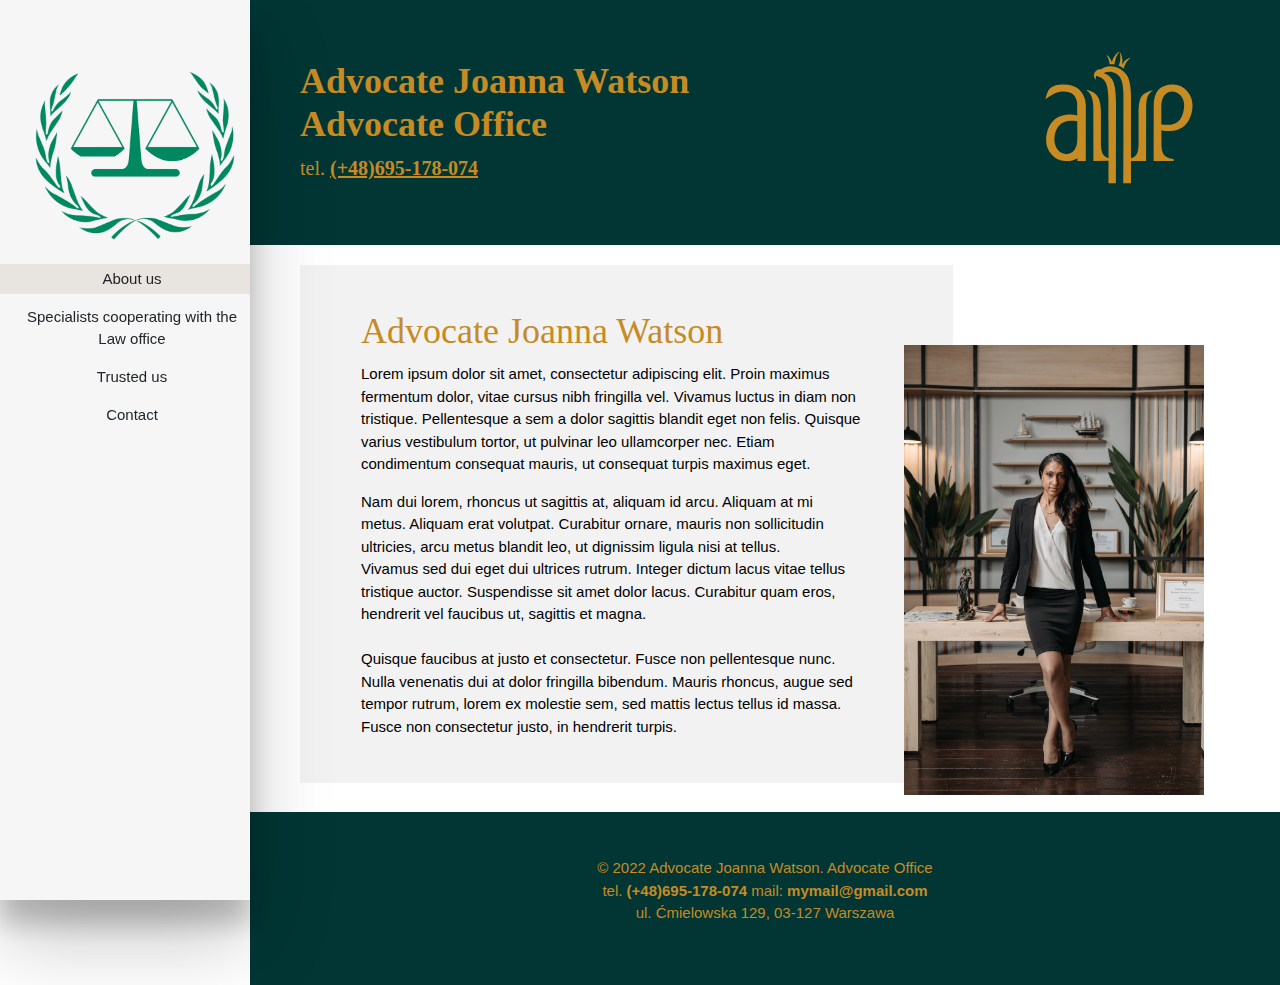
<file: index.html>
<!DOCTYPE html>

<html lang="en">
<head>
  <title>Law office</title>
  <meta charset="utf-8" name="viewport" content="width=device-width, initial-scale=1">
  <meta name="viewport" content="width=device-width, initial-scale=1">
  <link href="https://cdn.jsdelivr.net/npm/bootstrap@5.1.3/dist/css/bootstrap.min.css" rel="stylesheet">
  <script src="https://cdn.jsdelivr.net/npm/bootstrap@5.1.3/dist/js/bootstrap.bundle.min.js"></script>  
  <link rel="stylesheet" href="style.css">
  <link rel="stylesheet" href="https://cdnjs.cloudflare.com/ajax/libs/animate.css/4.1.1/animate.min.css" integrity="sha512-c42qTSw/wPZ3/5LBzD+Bw5f7bSF2oxou6wEb+I/lqeaKV5FDIfMvvRp772y4jcJLKuGUOpbJMdg/BTl50fJYAw==" crossorigin="anonymous" referrerpolicy="no-referrer" />  
  <link rel="stylesheet" href="lib/w3.css">
</head>


<body>

<nav class="w3-sidenav w3-collapse w3-card-24 w3-animate-left" style="width:250px; padding-top: 40px; text-align: center; background: #F6F6F6;">
  <a href="javascript:void(0)" onclick="w3_close()" 
  class="w3-closenav w3-large w3-hide-large">Close &times;</a>
  <img src="img/logo.png" alt="" style="width: 80%; margin-bottom: 15px; margin-top: 30px; margin-left:20px">
  <a href="index.html" class="my-2" style="background: #e8e4df;">About us</a>   
  <a href="Specjaliści_współpracujący_z_Kancelarią.html" class="my-2">Specialists cooperating with the Law office</a>   
  <a href="Zaufali_nam.html" class="my-2">Trusted us</a>   
  <a href="Kontakt.html" class="my-2">Contact</a>   
</nav>

<div class="w3-main" style="margin-left:250px">

  <header class="">
    <section class = "" style="background: #013634; min-height: 100px; paddings: 15px;">
    <span class="w3-opennav w3-xlarge w3-hide-large" onclick="w3_open()" style="color: white; padding-left: 30px;">&#9776;</span>
    <div id="hero" class="animate__animated animate__fadeIn w3-row" style="padding: 50px;">
      <div class="w3-col" style="width:80%">
        <h1 style="color: #C68B23; font-family: initial; font-weight: bold;">Advocate Joanna Watson<br>Advocate Office</h1>
        <h4 style="color: #C68B23; font-family: initial;">tel. <a href="tel:+48695178074"><b>(+48)695-178-074</b></a></h4>  
      </div>
      <div class="w3-rest"><img src="img/logo1.svg" style="max-height: 150px; padding-bottom: 15px;"></div>
    </div>
  </section>
</header>


<div class="w3-row mb-4" style="margin-left: 50px; ">
  <div class="w3-container w3-twothird" style="background: #F1F1F1F1; color: black; margin-top: 20px;">
    <div class="m-5"><h1 class="abstract" style="color: #C68B23;">Advocate Joanna Watson</h1><p style="max-width:500px;">Lorem ipsum dolor sit amet, consectetur adipiscing elit. Proin maximus fermentum dolor, vitae cursus nibh fringilla vel. Vivamus luctus in diam non tristique. Pellentesque a sem a dolor sagittis blandit eget non felis. Quisque varius vestibulum tortor, ut pulvinar leo ullamcorper nec. Etiam condimentum consequat mauris, ut consequat turpis maximus eget. </p><p style="max-width:500px;">Nam dui lorem, rhoncus ut sagittis at, aliquam id arcu. Aliquam at mi metus. Aliquam erat volutpat. Curabitur ornare, mauris non sollicitudin ultricies, arcu metus blandit leo, ut dignissim ligula nisi at tellus. <br>Vivamus sed dui eget dui ultrices rutrum. Integer dictum lacus vitae tellus tristique auctor. Suspendisse sit amet dolor lacus. Curabitur quam eros, hendrerit vel faucibus ut, sagittis et magna.<br><br>
Quisque faucibus at justo et consectetur. Fusce non pellentesque nunc. Nulla venenatis dui at dolor fringilla bibendum. Mauris rhoncus, augue sed tempor rutrum, lorem ex molestie sem, sed mattis lectus tellus id massa. Fusce non consectetur justo, in hendrerit turpis. 
</p></div>
  </div>
  <div class="w3-container w3-third align-items-center" style="margin-left: -65px; margin-top: 100px">
    <img class="hero-image" src="img/advocate.jpg" alt="Advocate" style="min-height: 100%; align-content: center;">
  </div>
</div>


<footer class="footer">
  <section id="hero" class="animate__animated animate__fadeIn d-flex flex-column p-5" style="background: #013634; text-align:center; color: #C68B23;">
    <p>© 2022 Advocate Joanna Watson. Advocate Office<br>
      tel. <a href="tel:+48695178074" style="text-decoration: none;"><b>(+48)695-178-074</b></a>
      mail: <a href="mail:elizabeth5335west@gmail.com" style="text-decoration: none;"><b>mymail@gmail.com</b></a>
      <br>ul. Ćmielowska 129, 03-127 Warszawa<br>
    </p>
</footer>

</div>
<script>
function w3_open() {
    document.getElementsByClassName("w3-sidenav")[0].style.display = "block";
}
function w3_close() {
    document.getElementsByClassName("w3-sidenav")[0].style.display = "none";
}
</script>
</body></html>
</file>
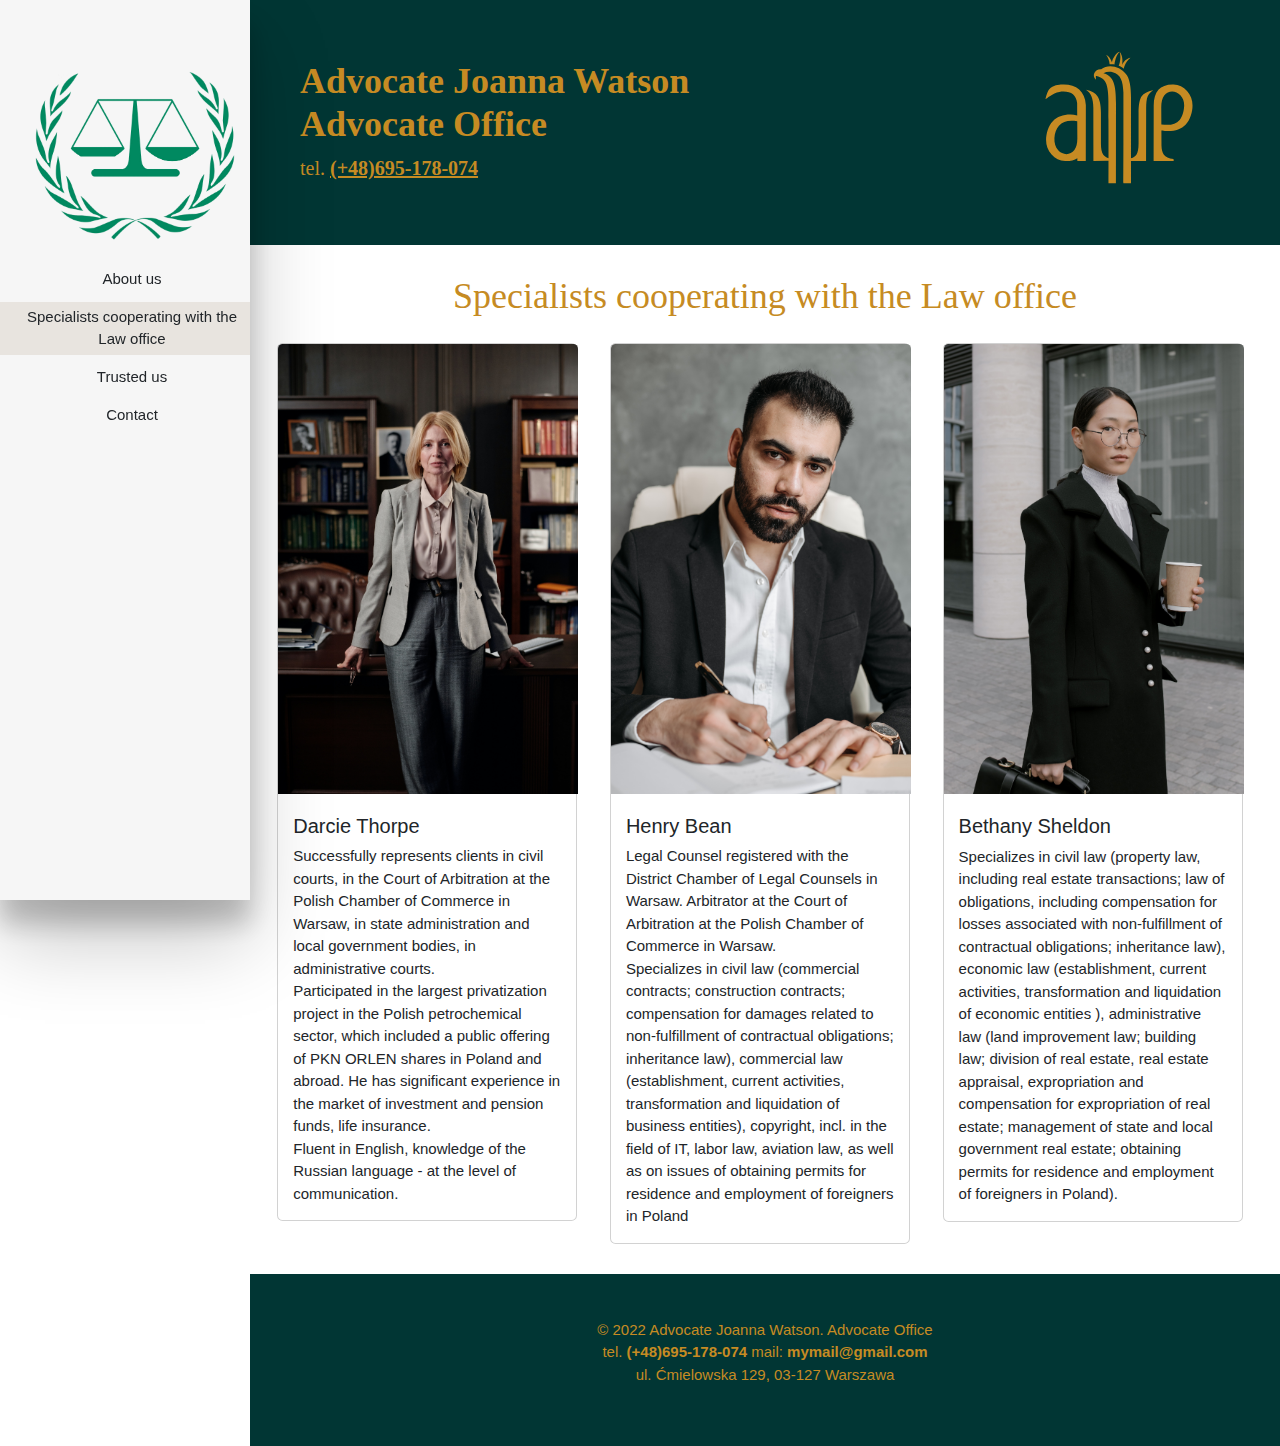
<file: Specjaliści_współpracujący_z_Kancelarią.html>
<!DOCTYPE html>

<html lang="en">
<head>
  <title>Law office</title>
  <meta charset="utf-8" name="viewport" content="width=device-width, initial-scale=1">
  <meta name="viewport" content="width=device-width, initial-scale=1">
  <link href="https://cdn.jsdelivr.net/npm/bootstrap@5.1.3/dist/css/bootstrap.min.css" rel="stylesheet">
  <script src="https://cdn.jsdelivr.net/npm/bootstrap@5.1.3/dist/js/bootstrap.bundle.min.js"></script>  
  <link rel="stylesheet" href="style.css">
  <link rel="stylesheet" href="https://cdnjs.cloudflare.com/ajax/libs/animate.css/4.1.1/animate.min.css" integrity="sha512-c42qTSw/wPZ3/5LBzD+Bw5f7bSF2oxou6wEb+I/lqeaKV5FDIfMvvRp772y4jcJLKuGUOpbJMdg/BTl50fJYAw==" crossorigin="anonymous" referrerpolicy="no-referrer" />  
  <link rel="stylesheet" href="lib/w3.css">
</head>


<body>
<nav class="w3-sidenav w3-collapse w3-card-24 w3-animate-left" style="width:250px; padding-top: 40px; text-align: center; background: #F6F6F6;">
  <a href="javascript:void(0)" onclick="w3_close()" 
  class="w3-closenav w3-large w3-hide-large">Close &times;</a>
  <img src="img/logo.png" alt="" style="width: 80%; margin-bottom: 15px; margin-top: 30px; margin-left:20px">
  <a href="index.html" class="my-2">About us</a>   
  <a href="Specjaliści_współpracujący_z_Kancelarią.html" class="my-2" style="background: #e8e4df;">Specialists cooperating with the Law office</a>   
  <a href="Zaufali_nam.html" class="my-2">Trusted us</a>   
  <a href="Kontakt.html" class="my-2">Contact</a>   
</nav>

<div class="w3-main" style="margin-left:250px">

  <header class="">
    <section class = "" style="background: #013634; min-height: 100px; paddings: 15px;">
    <span class="w3-opennav w3-xlarge w3-hide-large" onclick="w3_open()" style="color: white; padding-left: 30px;">&#9776;</span>
    <div id="hero" class="animate__animated animate__fadeIn w3-row" style="padding: 50px;">
      <div class="w3-col" style="width:80%">
        <h1 style="color: #C68B23; font-family: initial; font-weight: bold;">Advocate Joanna Watson<br>Advocate Office</h1>
        <h4 style="color: #C68B23; font-family: initial;">tel. <a href="tel:+48695178074"><b>(+48)695-178-074</b></a></h4>  
      </div>
      <div class="w3-rest"><img src="img/logo1.svg" style="max-height: 150px; padding-bottom: 15px;"></div>
    </div>
  </section>
</header>


<div class="content">
  <h1 class="abstract" style="color: #C68B23; text-align:center; margin-top: 30px;">Specialists cooperating with the Law office</h1>
  <div class="w3-container w3-row" style="margin-bottom:30px;">
    <div class=" w3-third">
  <div class="container mt-3">
    <div class="card" style="width:300px">
      <img class="card-img-top" src="img/person1.jpg" alt="person1" style="width:300px">
      <div class="card-body">
        <h4 class="card-title">Darcie Thorpe</h4>
        <p class="card-text">Successfully represents clients in civil courts, in the Court of Arbitration at the Polish Chamber of Commerce in Warsaw, in state administration and local government bodies, in administrative courts.<br>
        Participated in the largest privatization project in the Polish petrochemical sector, which included a public offering of PKN ORLEN shares in Poland and abroad. He has significant experience in the market of investment and pension funds, life insurance.
        <br>Fluent in English, knowledge of the Russian language - at the level of communication.</p>
      </div>
    </div>
  </div>
</div>
    <div class="w3-third">
  <div class="container mt-3">
    <div class="card" style="width:300px">
      <img class="card-img-top" src="img/person2.jpg" alt="person1" style="width:300px">
      <div class="card-body">
        <h4 class="card-title">Henry Bean</h4>
        <p class="card-text">Legal Counsel registered with the District Chamber of Legal Counsels in Warsaw.
          Arbitrator at the Court of Arbitration at the Polish Chamber of Commerce in Warsaw.<br>
          Specializes in civil law (commercial contracts; construction contracts; compensation for damages related to non-fulfillment of contractual obligations; inheritance law), commercial law (establishment, current activities, transformation and liquidation of business entities), copyright, incl. in the field of IT, labor law, aviation law, as well as on issues of obtaining permits for residence and employment of foreigners in Poland</p>
      </div>
    </div>
  </div>
</div>
  <div class="w3-third">
  <div class="container mt-3">
    <div class="card" style="width:300px">
      <img class="card-img-top" src="img/person3.jpg" alt="person1" style="width:300px">
      <div class="card-body">
        <h4 class="card-title">Bethany Sheldon</h4>
        <p class="card-text">Specializes in civil law (property law, including real estate transactions; law of obligations, including compensation for losses associated with non-fulfillment of contractual obligations; inheritance law), economic law (establishment, current activities, transformation and liquidation of economic entities ), administrative law (land improvement law; building law; division of real estate, real estate appraisal, expropriation and compensation for expropriation of real estate; management of state and local government real estate; obtaining permits for residence and employment of foreigners in Poland).</p>
      </div>
    </div>
  </div>
</div>

     
  
</div>


<footer class="footer">
  <section id="hero" class="animate__animated animate__fadeIn d-flex flex-column p-5" style="background: #013634; text-align:center; color: #C68B23;">
    <p>© 2022 Advocate Joanna Watson. Advocate Office<br>
      tel. <a href="tel:+48695178074" style="text-decoration: none;"><b>(+48)695-178-074</b></a>
      mail: <a href="mail:elizabeth5335west@gmail.com" style="text-decoration: none;"><b>mymail@gmail.com</b></a>
      <br>ul. Ćmielowska 129, 03-127 Warszawa<br>
    </p>
</footer>

</div>
<script>
function w3_open() {
    document.getElementsByClassName("w3-sidenav")[0].style.display = "block";
}
function w3_close() {
    document.getElementsByClassName("w3-sidenav")[0].style.display = "none";
}
</script>
</body></html>
</file>
<file: style.css>
.hero-image{
  max-width: 300px;
}

.abstract{
  font-family: "Times New Roman"; 
  color: #C68B23;
}
body{
  margin-left: 250px;
  /*font-family: "Times New Roman"; */
}

a:hover{
  color:  inherit;
}


.map-responsive{
    overflow:hidden;
    padding-bottom:56.25%;
    position:relative;
    height:0;
}
.map-responsive iframe{
    left:0;
    top:0;
    max-height: 450px;
    max-width: 600px;
    height:100%;
    width:100%;
    position:absolute;
}

@-webkit-keyframes scroll {
0% {
-webkit-transform: translateX(0);
transform: translateX(0);
}
100% {
-webkit-transform: translateX(calc(-250px * 7));
transform: translateX(calc(-250px * 7));
}
}
@keyframes scroll {
0% {
-webkit-transform: translateX(0);
transform: translateX(0);
}
100% {
-webkit-transform: translateX(calc(-250px * 7));
transform: translateX(calc(-250px * 7));
}
}
.slider {
background: pr;
height: 100px;
margin: auto;
overflow: hidden;
position: relative;
width: 750px;
}
.slider::before, .slider::after {
background: linear-gradient(to right, white 0%, rgba(255, 255, 255, 0) 50%);
content: "";
height: 100px;
position: absolute;
width: 200px;
z-index: 2;
}
.slider::after {
right: 0;
top: 0;
-webkit-transform: rotateZ(180deg);
transform: rotateZ(180deg);
}
.slider::before {
left: 0;
top: 0;
}
.slider .slide-track {
-webkit-animation: scroll 40s linear infinite;
animation: scroll 40s linear infinite;
display: flex;
width: calc(250px * 14);
}
.slider .slide {
height: 100px;
width: 250px;
}






/*
.as-box > h2 {
    padding: 15px 40px;
    font-size: 1.3rem;
}
.as-examples > [id^=example-] {
      background: #edfbf6;
    color: #32d296;
  }
  pre[class^=html] {
    position:relative;
  }
  pre[class^=html]::before {
    content: 'html';
    position:absolute;
    right: 0;
    top: 0;
    background: #222222;
    color: #fff;
    padding: 15px;
  }
*/
/*


html {
    position: relative;
    min-height: 100%;
}

body {
    padding-top: 4.5rem;
    margin-bottom: 4.5rem;
}

.footer {
  position: absolute;
  bottom: 0;
  width: 100%;
  height: 3.5rem;
  line-height: 3.5rem;
  background-color: #ccc;
}

.nav-link:hover {
  transition: all 0.4s;
}

.nav-link-collapse:after {
  float: right;
  content: '\f067';
  font-family: 'FontAwesome';
}

.nav-link-show:after {
  float: right;
  content: '\f068';
  font-family: 'FontAwesome';
}

.nav-item ul.nav-second-level {
  padding-left: 0;
}

.nav-item ul.nav-second-level > .nav-item {
  padding-left: 20px;
}

@media (min-width: 992px) {
  .sidenav {
    position: absolute;
    top: 0;
    left: 0;
    width: 230px;
    height: calc(100vh - 3.5rem);
    margin-top: 3.5rem;
    background: #343a40;
    box-sizing: border-box;
    border-top: 1px solid rgba(0, 0, 0, 0.3);
  }

  .navbar-expand-lg .sidenav {
    flex-direction: column;
  }

  .content-wrapper {
    margin-left: 230px;
  }

  .footer {
    width: calc(100% - 230px);
    margin-left: 230px;
  }
}



/*body {
  font-family: "Open Sans", sans-serif;
  color: #5a656e;
  overflow-x: hidden;
}

h1, h2, h3, h4, h5, h6, p, caption{
  font-family: "Playfair Display", serif;
}

.header {
  margin: 0 0 10px;
  padding: 32px 0 32px;
  background: #a84e32;
  word-wrap: break-word;
}

.header_add{
  margin: 0 0 10px;
  padding: 32px 0 32px;
  background: #cfb169;;
  word-wrap: break-word;
}

#hero {
  width: 100%;
  height: 75vh;
  background: url("img/hero-bg.jpg") top center;
  background-size: cover;
  padding: 0 15px;
}
#hero h1 {
  margin: 0 0 10px 0;
  font-size: 48px;
  font-weight: 700;
  line-height: 56px;
  word-wrap: break-word;
  color: #fff;
}

@media (min-width: 1024px) {
  #hero {
    background-attachment: fixed;
  }
}

section {
  padding: 60px 0;
}

.contacts{
  font-family: "Playfair Display";
  max-width: 650px;
  word-wrap: break-word;
}

.contacts a{
  color: white;
  font-size: 18px;
}
.table-container{
  max-width: 700px;
  text-align: center;
  margin: auto;
}
.progress-bar {
  border-radius: 15px;
}

.divider{
  background-color: #a84e32;
  height: 10px;
  width: auto;
  margin-top: 0px;
}

.header-email {
  pagging-left: 30px;
  background-image: url('img/mail_icon.svg');
  background-repeat: no-repeat;
}

.header-phone {
  pagging-left: 30px;
  background-image: url('img/phone_icon.svg');
  background-repeat: no-repeat;
}

.header a{
  color: white;
}

.subheading {
  margin: auto;
  margin-bottom: 36px;
  text-align: center;
}

.progress-bar {
  background-color: #a84e32;
}

.skills{
  font-family: "Playfair Display", serif
}
.img-container {
  position: relative;
  max-width: 300px;
}

.image {
  display: block;
  width: 100%;
  height: auto;
}

.overlay {
  position: absolute; 
  bottom: 0; 
  background: rgb(0, 0, 0);
  background: rgba(0, 0, 0, 0.5); 
  color: #f1f1f1; 
  width: 100%;
  transition: .5s ease;
  opacity:0;
  color: white;
  font-size: 20px;
  padding: 20px;
  text-align: center;
}

.social{
  width: 30px;
  margin-right: 10px;
}

.container:hover .overlay {
  opacity: 1;
}

.hobbies {
  width: 100%;
  height: auto;
}

.footer{
  width:100%;
  background: #a84e32;
}*/





.cc-window{opacity:1;-webkit-transition:opacity 1s ease;transition:opacity 1s ease}.cc-window.cc-invisible{opacity:0}.cc-animate.cc-revoke{-webkit-transition:transform 1s ease;-webkit-transition:-webkit-transform 1s ease;transition:-webkit-transform 1s ease;transition:transform 1s ease;transition:transform 1s ease,-webkit-transform 1s ease}.cc-animate.cc-revoke.cc-top{-webkit-transform:translateY(-2em);transform:translateY(-2em)}.cc-animate.cc-revoke.cc-bottom{-webkit-transform:translateY(2em);transform:translateY(2em)}.cc-animate.cc-revoke.cc-active.cc-top{-webkit-transform:translateY(0);transform:translateY(0)}.cc-animate.cc-revoke.cc-active.cc-bottom{-webkit-transform:translateY(0);transform:translateY(0)}.cc-revoke:hover{-webkit-transform:translateY(0);transform:translateY(0)}.cc-grower{max-height:0;overflow:hidden;-webkit-transition:max-height 1s;transition:max-height 1s}
.cc-revoke,.cc-window{position:fixed;overflow:hidden;-webkit-box-sizing:border-box;box-sizing:border-box;font-family:Helvetica,Calibri,Arial,sans-serif;font-size:14px;line-height:1.5em;display:-webkit-box;display:-ms-flexbox;display:flex;-ms-flex-wrap:nowrap;flex-wrap:nowrap;z-index:9999}.cc-window.cc-static{position:static}.cc-window.cc-floating{padding:2em;max-width:24em;-webkit-box-orient:vertical;-webkit-box-direction:normal;-ms-flex-direction:column;flex-direction:column}.cc-window.cc-banner{padding:1em 1.8em;width:100%;-webkit-box-orient:horizontal;-webkit-box-direction:normal;-ms-flex-direction:row;flex-direction:row}.cc-revoke{padding:.5em}.cc-revoke:hover{text-decoration:underline}.cc-header{font-size:18px;font-weight:700}.cc-btn,.cc-close,.cc-link,.cc-revoke{cursor:pointer}.cc-link{opacity:.8;display:inline-block;padding:.2em;text-decoration:underline}.cc-link:hover{opacity:1}.cc-link:active,.cc-link:visited{color:initial}.cc-btn{display:block;padding:.4em .8em;font-size:.9em;font-weight:700;border-width:2px;border-style:solid;text-align:center;white-space:nowrap}.cc-highlight .cc-btn:first-child{background-color:transparent;border-color:transparent}.cc-highlight .cc-btn:first-child:focus,.cc-highlight .cc-btn:first-child:hover{background-color:transparent;text-decoration:underline}.cc-close{display:block;position:absolute;top:.5em;right:.5em;font-size:1.6em;opacity:.9;line-height:.75}.cc-close:focus,.cc-close:hover{opacity:1}
.cc-revoke.cc-top{top:0;left:3em;border-bottom-left-radius:.5em;border-bottom-right-radius:.5em}.cc-revoke.cc-bottom{bottom:0;left:3em;border-top-left-radius:.5em;border-top-right-radius:.5em}.cc-revoke.cc-left{left:3em;right:unset}.cc-revoke.cc-right{right:3em;left:unset}.cc-top{top:1em}.cc-left{left:1em}.cc-right{right:1em}.cc-bottom{bottom:1em}.cc-floating>.cc-link{margin-bottom:1em}.cc-floating .cc-message{display:block;margin-bottom:1em}.cc-window.cc-floating .cc-compliance{-webkit-box-flex:1;-ms-flex:1 0 auto;flex:1 0 auto}.cc-window.cc-banner{-webkit-box-align:center;-ms-flex-align:center;align-items:center}.cc-banner.cc-top{left:0;right:0;top:0}.cc-banner.cc-bottom{left:0;right:0;bottom:0}.cc-banner .cc-message{display:block;-webkit-box-flex:1;-ms-flex:1 1 auto;flex:1 1 auto;max-width:100%;margin-right:1em}.cc-compliance{display:-webkit-box;display:-ms-flexbox;display:flex;-webkit-box-align:center;-ms-flex-align:center;align-items:center;-ms-flex-line-pack:justify;align-content:space-between}.cc-floating .cc-compliance>.cc-btn{-webkit-box-flex:1;-ms-flex:1;flex:1}.cc-btn+.cc-btn{margin-left:.5em}
@media print{.cc-revoke,.cc-window{display:none}}@media screen and (max-width:900px){.cc-btn{white-space:normal}}@media screen and (max-width:414px) and (orientation:portrait),screen and (max-width:736px) and (orientation:landscape){.cc-window.cc-top{top:0}.cc-window.cc-bottom{bottom:0}.cc-window.cc-banner,.cc-window.cc-floating,.cc-window.cc-left,.cc-window.cc-right{left:0;right:0}.cc-window.cc-banner{-webkit-box-orient:vertical;-webkit-box-direction:normal;-ms-flex-direction:column;flex-direction:column}.cc-window.cc-banner .cc-compliance{-webkit-box-flex:1;-ms-flex:1 1 auto;flex:1 1 auto}.cc-window.cc-floating{max-width:none}.cc-window .cc-message{margin-bottom:1em}.cc-window.cc-banner{-webkit-box-align:unset;-ms-flex-align:unset;align-items:unset}.cc-window.cc-banner .cc-message{margin-right:0}}
.cc-floating.cc-theme-classic{padding:1.2em;border-radius:5px}.cc-floating.cc-type-info.cc-theme-classic .cc-compliance{text-align:center;display:inline;-webkit-box-flex:0;-ms-flex:none;flex:none}.cc-theme-classic .cc-btn{border-radius:5px}.cc-theme-classic .cc-btn:last-child{min-width:140px}.cc-floating.cc-type-info.cc-theme-classic .cc-btn{display:inline-block}
.cc-theme-edgeless.cc-window{padding:0}.cc-floating.cc-theme-edgeless .cc-message{margin:2em;margin-bottom:1.5em}.cc-banner.cc-theme-edgeless .cc-btn{margin:0;padding:.8em 1.8em;height:100%}.cc-banner.cc-theme-edgeless .cc-message{margin-left:1em}.cc-floating.cc-theme-edgeless .cc-btn+.cc-btn{margin-left:0}
</file>
